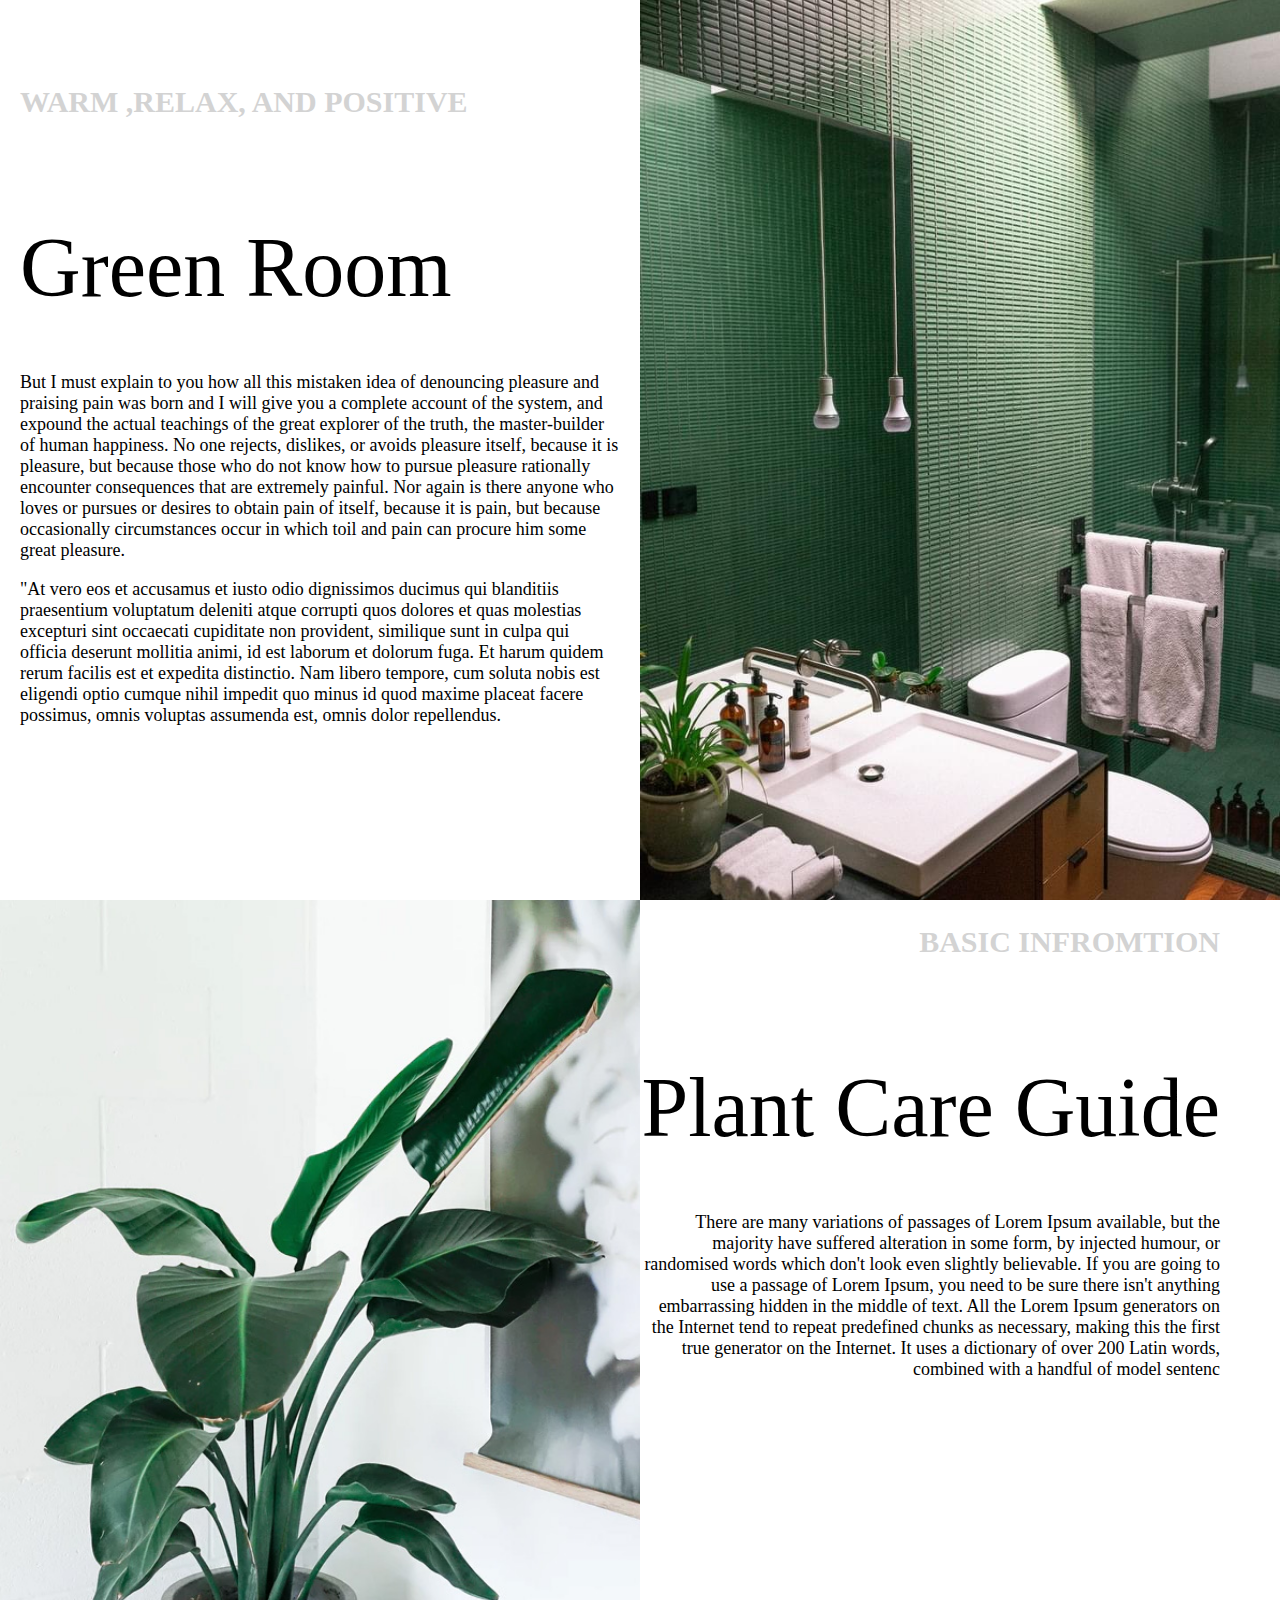
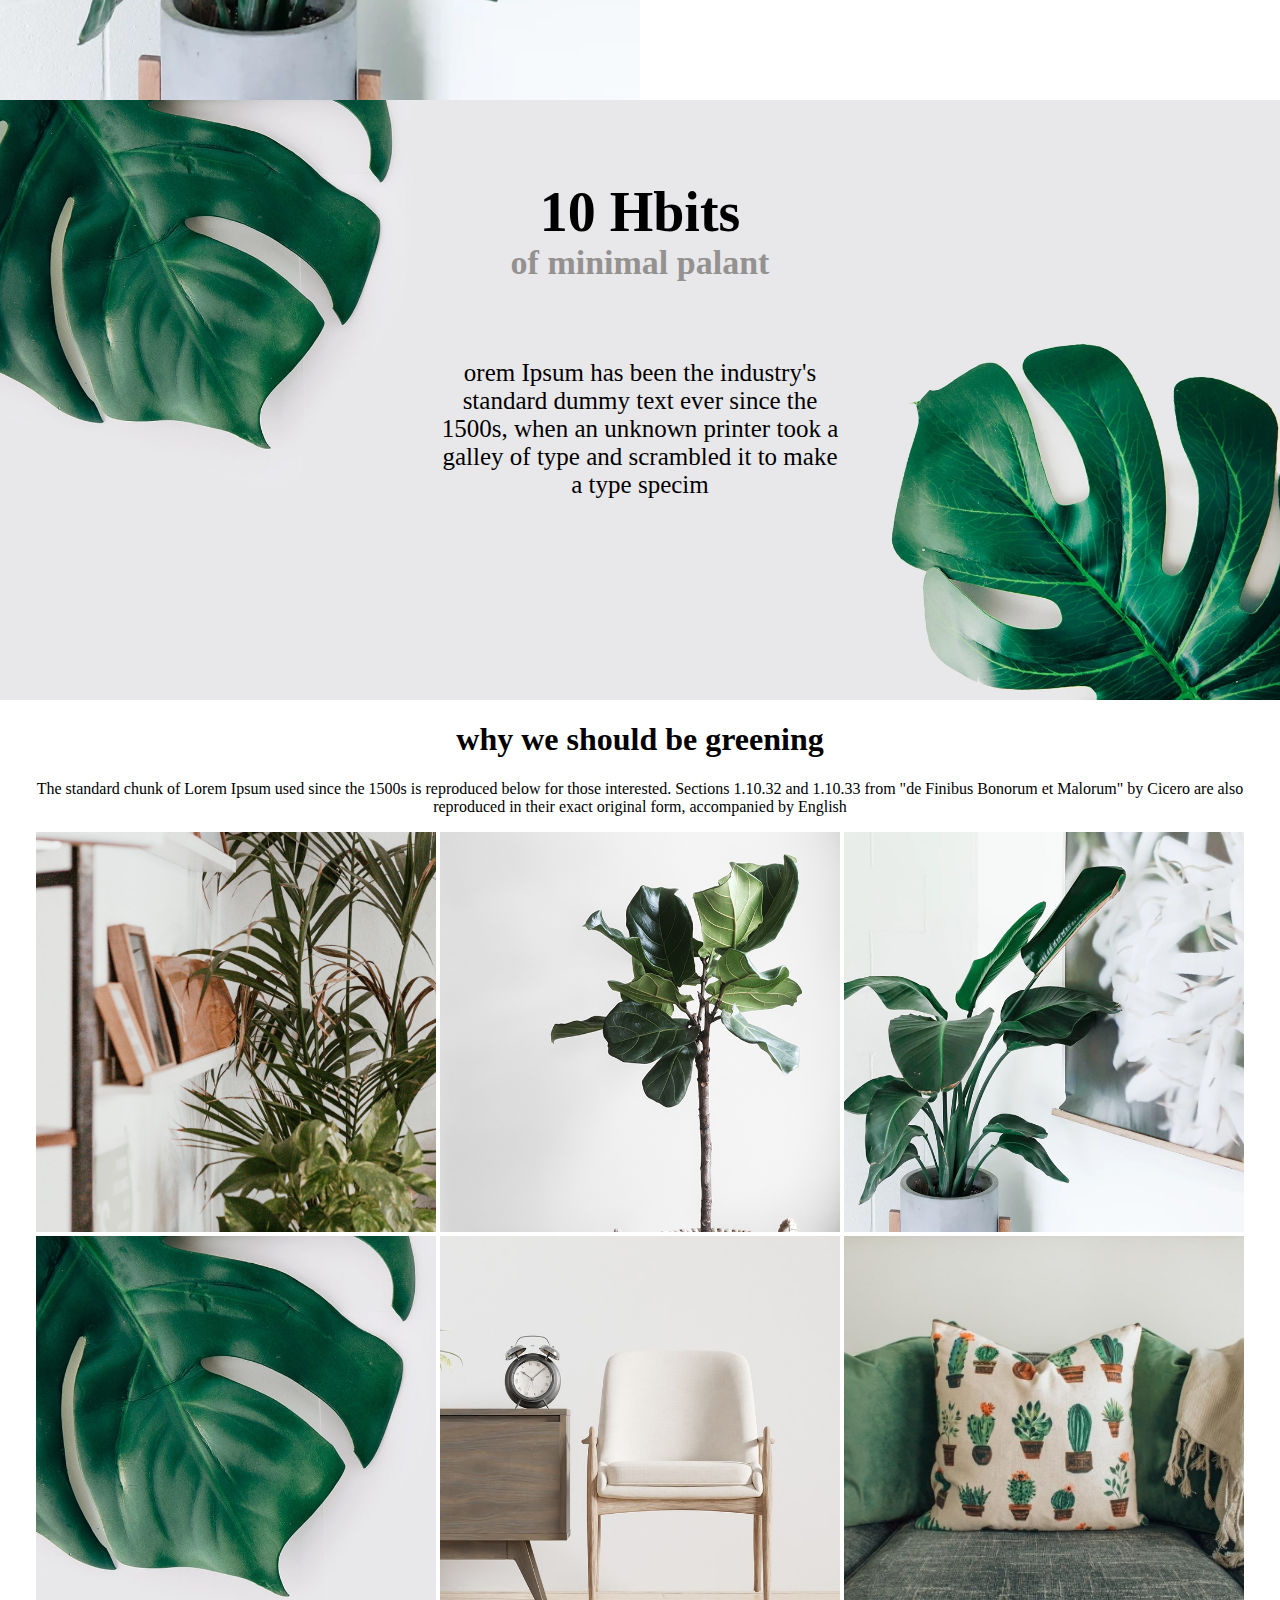
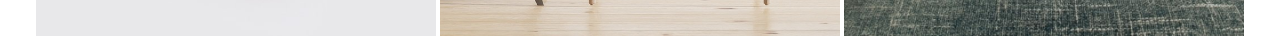
<file: index.html>
<!DOCTYPE html>
<html>
      <head>
        <title>Green Room</title>
        <link rel="stylesheet" href="styles.css">
      </head>
      <body>
        <div class="header">
            <div class="header-left">
                <h2 class="sub-title">WARM ,RELAX, and Positive</h2>
                <h1 class="title">Green Room</h1>
                <p class="header-para">But I must explain to you how all this mistaken idea of denouncing pleasure and praising pain was born and I will give you a complete account of the system, and expound the actual teachings of the great explorer of the truth, the master-builder of human happiness. No one rejects, dislikes, or avoids pleasure itself, because it is pleasure, but because those who do not know how to pursue pleasure rationally encounter consequences that are extremely painful. Nor again is there anyone who loves or pursues or desires to obtain pain of itself, because it is pain, but because occasionally circumstances occur in which toil and pain can procure him some great pleasure.
                </p>
                <p class="header-para">"At vero eos et accusamus et iusto odio dignissimos ducimus qui blanditiis praesentium voluptatum deleniti atque corrupti quos dolores et quas molestias excepturi sint occaecati cupiditate non provident, similique sunt in culpa qui officia deserunt mollitia animi, id est laborum et dolorum fuga. Et harum quidem rerum facilis est et expedita distinctio. Nam libero tempore, cum soluta nobis est eligendi optio cumque nihil impedit quo minus id quod maxime placeat facere possimus, omnis voluptas assumenda est, omnis dolor repellendus.
                </p>
            </div>
            <div class="header-img"></div>
        </div>

        <div class="sub-header">
          <div class="sub-header-img"></div>
          <div class="sub-header-right">
            <h2 class="sub-title">basic infromtion</h2>
            <h1 class="title">Plant Care Guide</h1>
            <p class="header-para">There are many variations of passages of Lorem Ipsum available, but the majority have suffered alteration in some form, by injected humour, or randomised words which don't look even slightly believable. If you are going to use a passage of Lorem Ipsum, you need to be sure there isn't anything embarrassing hidden in the middle of text. All the Lorem Ipsum generators on the Internet tend to repeat predefined chunks as necessary, making this the first true generator on the Internet. It uses a dictionary of over 200 Latin words, combined with a handful of model sentenc</p>


          </div>



        </div>

        <div class="middel-section">
          <div class="middle-left"></div>
          <div class="middle-center">
            <h1 class="middle-title">10 Hbits</h1>
            <h3 class="middle-sub-title">of minimal palant</h3><br>
            <p class="middle-para">orem Ipsum has been the industry's standard dummy text ever since the 1500s, when an unknown printer took a galley of type and scrambled it to make a type specim</p>
          </div>
          <div class="middle-right"></div>


        </div>
        <div class="greening-section">
          <h1>why we should be greening </h1>
          <p>The standard chunk of Lorem Ipsum used since the 1500s is reproduced below for those interested. Sections 1.10.32 and 1.10.33 from "de Finibus Bonorum et Malorum" by Cicero are also reproduced in their exact original form, accompanied by English</p>
          <div class="img-list">
            <img src="assest/green_room5.jpeg"alt="tree" class="list-img"/>
            <img src="assest/green_room4.jpeg"alt="flower pot" class="list-img"/>
            <img src="assest/green_room2.jpg"alt="flower plant" class="list-img"/>
            <img src="assest/green_room7.jpg" alt="living room" class="list-img"/>
            <img src="assest/green_room9.jpg"alt="chair"class="list-img"/>
            <img src="assest/green_room3.jpeg" alt="deks"class="list-img"/>
          </div>

        </div>
      </body>



</html>
</file>
<file: styles.css>
body {
    margin: 0px;
}
.header-left{
    padding: 60px 20px;
    padding-left: 20px;
}




.header-img {
    background-image: url(assest/green_room1.jpeg);
    height: 100vh;
    width: 100%;
    background-position: center;
    background-repeat: no-repeat;
    background-size: cover;
}
.header{
    display: grid;
    grid-template-columns: 1fr 1fr;

}
.sub-title {
    text-transform: uppercase;
    color: #d3d3d3;
    font-size: 30px;
    margin-bottom: 100px;
}

.title{
    font-size: 84px;
    font-weight: 400;
}

.header-para{
    font-size: 18px;
    list-style: 1.5;
}

.sub-header{
    display: grid;
    grid-template-columns: 1fr 1fr;
}
.sub-header-img{
    background-image: url(assest/green_room2.jpg);
    height: 800px;
    background-repeat: no-repeat;
    background-size: cover;
}

.sub-header-right{
    text-align: right;
    padding-right: 60px;
}

.middle-left{
    background-image: url(assest/green_room7.jpg);
    width: 1800px;
    background-repeat: no-repeat;
    background-position: top left;
    height: 600px;
    background-size: contain;
}

.middle-right{
    background-image: url(assest/green_room6.jpg);
    width: 1800px;
    background-position: bottom right;
    background-repeat: no-repeat;
    height: 600px;
    background-size: contain;
}

.middel-section{
    display: flex;
    background-color: #E8E8EA;
    text-align: center;
}

.middle-title{
    font-size: 56px;
    margin-top: 80px;
    margin-bottom: 0px;
}



.middle-sub-title{
    font-size: 34px;
    color: #949191;
    margin-top: 0px;
}

.middle-para{
    font-size: 25px;
    text-align: center;
}

.list-img{
    width: 400px;
    height: 400px;
    object-fit: cover;
}

.greening-section{
    text-align: center;
    max-width: 1240px;
    margin: 0 auto;
}
footer{
    background-color: #3A5741;
    margin-top: 40px;
}
.bottom-line{
    max-width: 1240px;
    margin: 0 auto;
    padding: 40px 0;
}
@media screen and (max-width:1240px) {
    
}

@media screen and (max-width:1024px) {
    
}

@media screen and (max-width:744) {
    
}
 @media screen and (max-width:576px) {
    .title{
        font-size: 72px;
        text-align: center;}
        .header{
        display: flex;
        flex-direction: column;}
        .sub-title{
            text-align: center;
        }
        .sub-title{
            text-align: center;
        }
        .sub-header{
        display: flex;
        flex-direction: column-reverse;

    }
}
    
 

 @media screen and (max-width:430px) {
    .title{
        font-size: 60px;
        margin-top: o;
    }
    .sub-title{
        margin-bottom: 0;
    }
}
</file>
